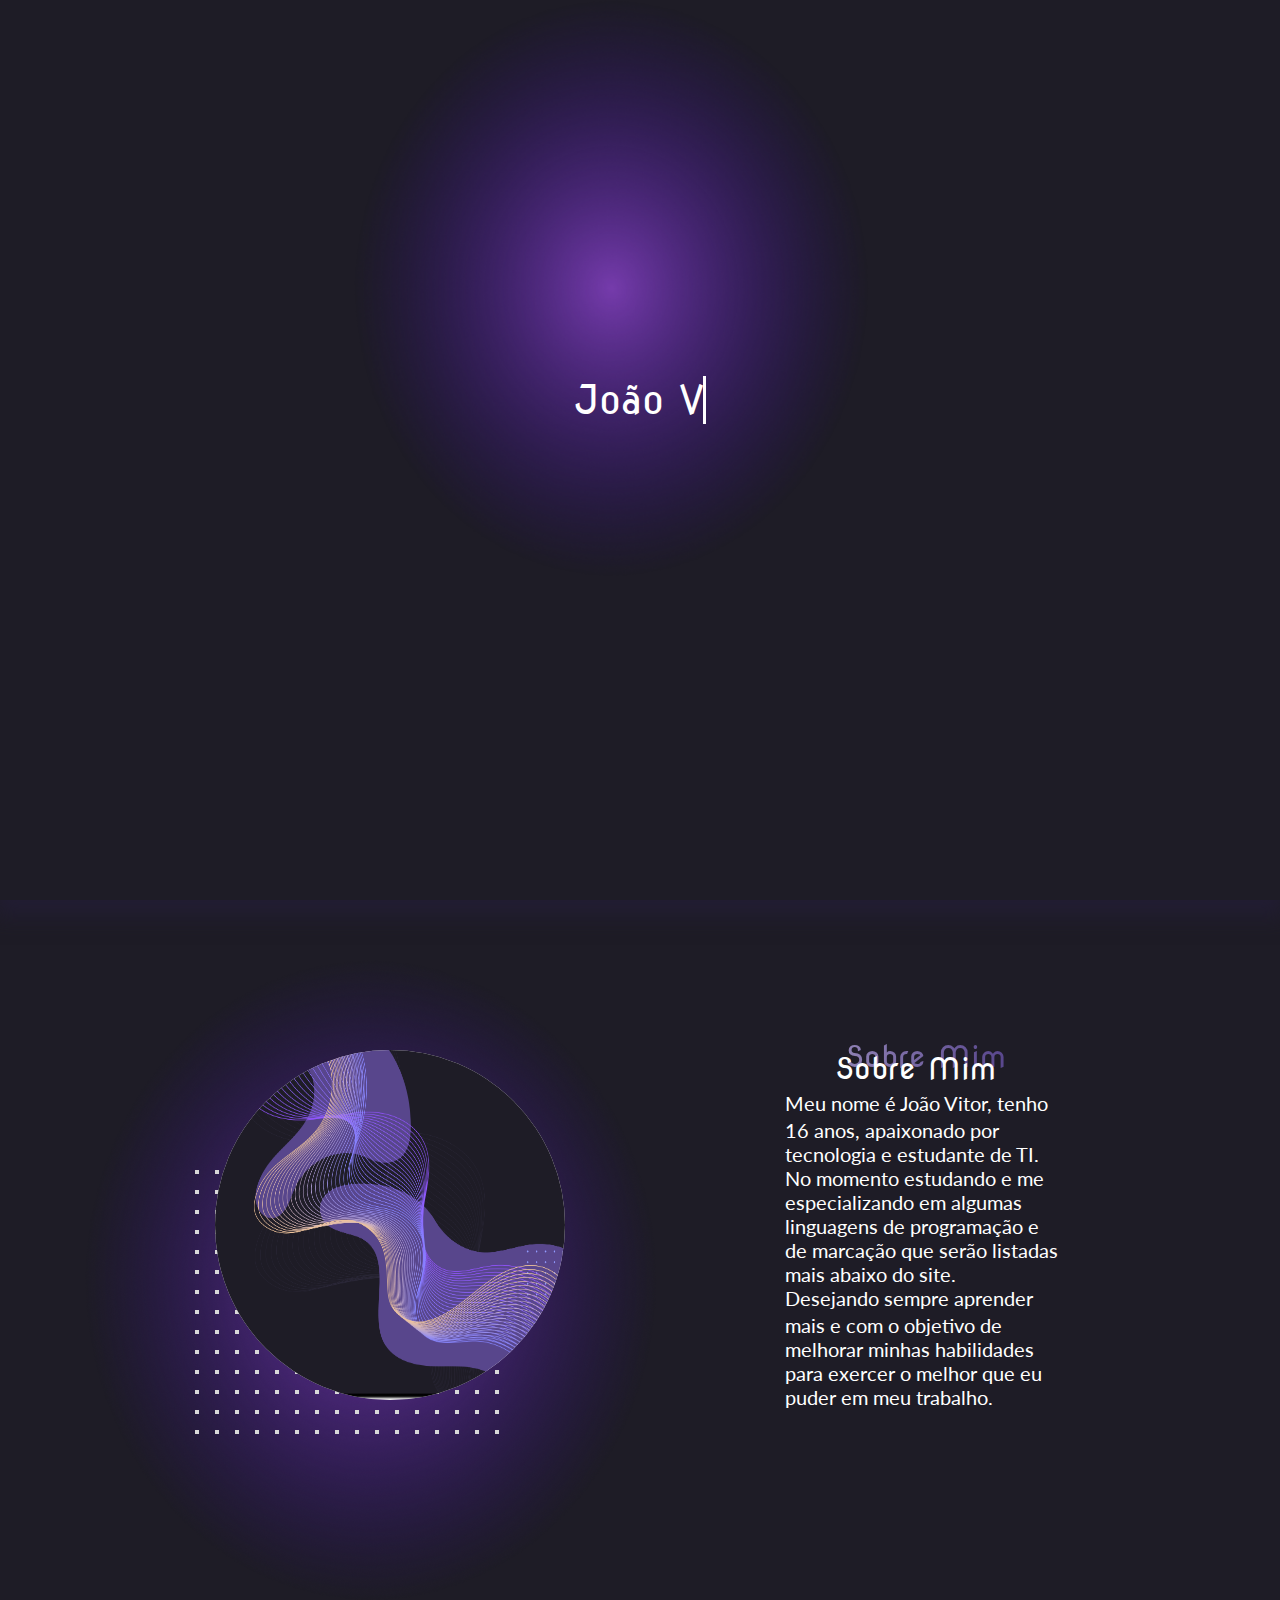
<file: header/Portifólio/index.html>
<!DOCTYPE html>
<html lang="pt-br">
<head>
    <meta charset="UTF-8">
    <meta name="viewport" content="width=device-width, initial-scale=1.0">
    <title>JoãoV.Feliciano</title>
    <link rel="stylesheet" href="style.css">
    <link rel="preconnect" href="https://fonts.googleapis.com">
<link rel="preconnect" href="https://fonts.gstatic.com" crossorigin>
<script src="code.js" defer></script>

<link href="https://fonts.googleapis.com/css2?family=Inter:ital,opsz,wght@0,14..32,100..900;1,14..32,100..900&family=Julee&family=Kdam+Thmor+Pro&family=Khand:wght@300;400;500;600;700&family=Libre+Bodoni:ital,wght@0,400..700;1,400..700&family=Love+Light&display=swap" rel="stylesheet">
<link rel="preconnect" href="https://fonts.googleapis.com">
<link rel="preconnect" href="https://fonts.googleapis.com">
<link rel="preconnect" href="https://fonts.gstatic.com" crossorigin>
<link href="https://fonts.googleapis.com/css2?family=Lato:ital,wght@0,100;0,300;0,400;0,700;0,900;1,100;1,300;1,400;1,700;1,900&display=swap" rel="stylesheet">
<link rel="preconnect" href="https://fonts.gstatic.com" crossorigin>
<link href="https://fonts.googleapis.com/css2?family=Lato:ital,wght@0,100;0,300;0,400;0,700;0,900;1,100;1,300;1,400;1,700;1,900&family=Nova+Round&display=swap" rel="stylesheet">
<link rel="preconnect" href="https://fonts.googleapis.com">
<link rel="preconnect" href="https://fonts.gstatic.com" crossorigin>
<link href="https://fonts.googleapis.com/css2?family=Lalezar&display=swap" rel="stylesheet">
</head>
<body>
    <header>
        <ul>
            <li><a href="">INÍCIO</a></li>
            <li><a href="">SOBRE MIM</a></li>
            <li><a href="">HABILIDADES</a></li>
            <li><a href="">CONTATO</a></li>
            <li><a href="">CURRíCULO</a></li>
        </ul>
        <div id="H-Imgs">
            <a href="https://github.com/J-Feliciano"><img src="Imagens/github 1.png" alt=""></a>
            <a href="https://www.linkedin.com/in/jo%C3%A3o-vitor-509386300/"><img src="Imagens/linkedin 1.png" alt=""></a>
        </div>
    </header>
    <main>
        
        <div class="Inicio">
            <p class="TypingText" data-period="2000" data-type='[ "João Vitor Feliciano", "Desenvolvedor Full-Stack"]'></p>
            <div id="Tptxt-blur"><img src="Imagens/Gradient.png" alt=""></div>
        </div>

        <div id="M-Sobre-mim">
            <div id="SbMim-imagem">
                <div id="SbM-foto"><img src="Imagens/background dark.png" alt="">
                    <div id="SbM-dots"><img src="Imagens/dots 1.png" alt=""></div>
                    <div id="SbM-blur"><img src="Imagens/Gradient.png" alt=""></div>
                </div>
            </div>
            <div id="SbM-txt">
                <div id="guarda-txtduplo"><div class="TxtDuplo">Sobre Mim <span>Sobre Mim</span></div></div>
                <div>ㅤMeu nome é João Vitor, tenho 16 anos, apaixonado por tecnologia e estudante de TI. No momento estudando e me especializando em algumas linguagens de programação e de marcação que serão listadas mais abaixo do site.
                    <br>
                    ㅤDesejando sempre aprender mais e com o objetivo de melhorar minhas habilidades para exercer o melhor que eu puder em meu trabalho.</div>
            </div>
        </div>
    </main>
</body>
</html>
</file>
<file: header/Portifólio/style.css>
*{
    margin:0;
    box-sizing: border-box;
}
.love-light-regular {
    font-family: "Love Light", serif;
    font-weight: 400;
    font-style: normal;
}
  .lato-regular {
    font-family: "Lato", sans-serif;
    font-weight: 400;
    font-style: normal;
}
.nova-round-regular {
    font-family: "Nova Round", system-ui;
    font-weight: 400;
    font-style: normal;
}
.lalezar-regular {
    font-family: "Lalezar", system-ui;
    font-weight: 400;
    font-style: normal;
}
  



body{
    color: #FFFF;
    font-family: "Lato", sans-serif;
    background-color: #1E1C26;

}

main{
    width: 100%;
}

#guarda-txtduplo{
    justify-content: center;
    width: 100%;
    display: flex;
    padding-bottom: 5px;
}
.TxtDuplo{
    color: #FFFF;
    font-family: "Nova Round", system-ui;
    font-size: 30px;
    position: relative;
    z-index: 2;
    width: 150px;
}
.TxtDuplo span{
    background: linear-gradient(90deg, rgba(143,129,180,1) 0%, rgba(88,70,140,1) 100%);
    background-clip: text;
    color: transparent;
    font-family: "Nova Round", system-ui;
    position: absolute;
    top: -12px;
    left: 10px;
    font-size: 30px;
    z-index: -1;
}
header{
    margin: auto;
    margin-top: 20px;
    width: 1000px;
    height: 80px;
    max-width: 1000px;
    background-color: rgba(44, 38, 68, 0.753);
    border-radius: 100px ;
    position: sticky;
    display: flex;
    align-items: center;
    z-index: 2;
    top: 20px;
}
header ul li, header a{
    text-decoration: none;  
    list-style: none;
    color: white;
    font-weight: 350;
    text-decoration: none;
    font-family: inter;
}
header ul{
    width: 700px;
    display: flex;
    justify-content: space-around;
    margin-right: 50px;
}
#H-imgs{
    display: flex;
    justify-content: space-around;
    width: 300px;
}
#H-Imgs img{
    width: 25px;
    height: 25px;
    margin: 0 10px 0 10px;
}

.Inicio{
    width: 100%;
    height: 100vh;
    box-shadow: 0px 10px 20px 5px #221d33;
    display: flex;
    justify-content: center;
    align-items: center;
    position: relative;
}
.TypingText{
    color: white;
    font-size: 100px;
    font-family: "Nova Round", system-ui;
    padding-bottom: 300px;
}
#Tptxt-blur{
    position: absolute;
    z-index: -1;
    top: 0px;
}
/* ----------------------------------------------- */
#M-Sobre-mim{
    padding-top: 50px;
    width: 100%;
    height: 80vh;
    display: flex;
    justify-content: center;
    margin: 100px 0 100px 0;
}
#SbM-foto{
    width: 350px;
    height: 350px;
    background-color: #f5f5f5;
    position: relative;
    border-radius: 100%;
}
#SbM-foto>img{
    width: 100%;
    height: 100%;
    border-radius: 100%;
   
}
#SbM-dots{
    z-index: -1;
    position: absolute;
    top: 120px;
    left: -20px;
}
#SbM-blur{
    z-index: -2;
    position: absolute;
    top: -90px;
    left: -130px;
}

#SbM-txt .TxtDuplo{
    width: 180px;
}
#SbM-txt{
    margin-left: 100px;
    width: 400px;
    font-size: 20px;
}
#SbM-txt div:last-child{
    margin-left: 120px;
}
/* ---------------------------------------------- */




@media screen and (max-width: 1300px){
    header{
        display: none;
    }

    .Inicio{
        width: 100%;
        height: 100vh;
        box-shadow: 0px 10px 20px 5px #221d33;
        display: flex;
        justify-content: center;
        align-items: center;
        position: relative;
    }
    .TypingText{
        color: white;
        font-size: 40px;
        font-family: "Nova Round", system-ui;
        padding-bottom: 100px;
    }
    #Tptxt-blur{
        position: absolute;
        z-index: -1;
        top: 0px;
    }
    #Tptxt-blur img{
        width: 90%;
    }
}
</file>
